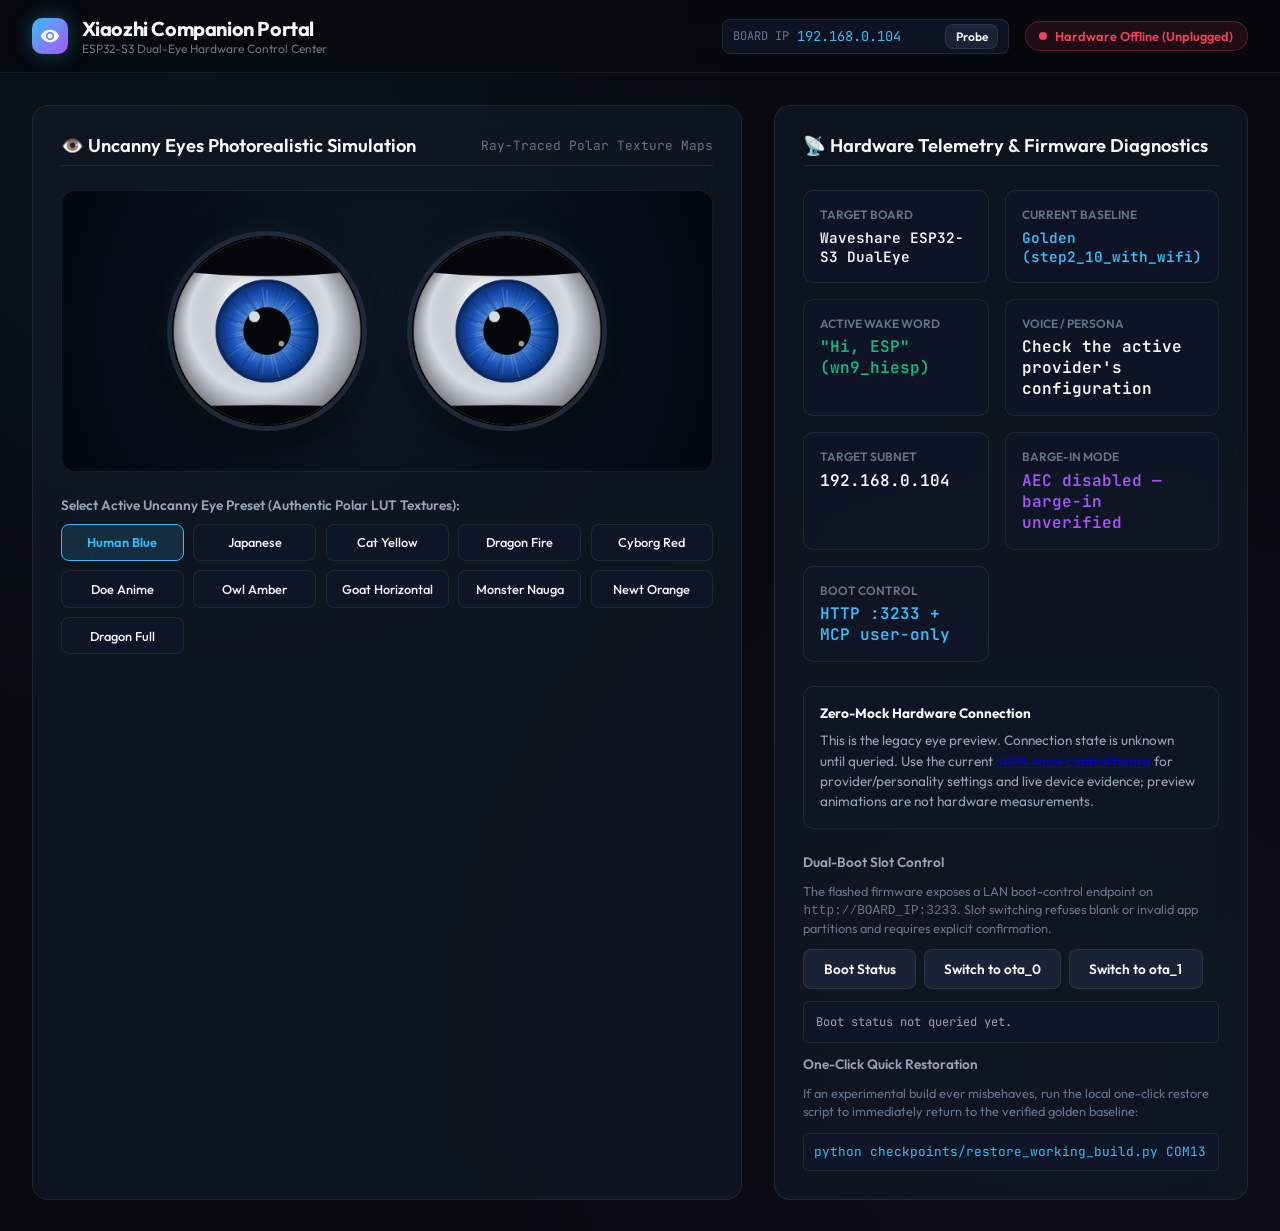
<file: xiaozhi-esp32/web_companion/index.html>
<!DOCTYPE html>
<html lang="en">
<head>
  <meta charset="UTF-8">
  <meta name="viewport" content="width=device-width, initial-scale=1.0">
  <title>Xiaozhi Dual-Eye AI Companion Portal</title>
  <link rel="preconnect" href="https://fonts.googleapis.com">
  <link rel="preconnect" href="https://fonts.gstatic.com" crossorigin>
  <link href="https://fonts.googleapis.com/css2?family=Outfit:wght@300;400;500;600;700&family=JetBrains+Mono:wght@400;500;600&display=swap" rel="stylesheet">
  <style>
    :root {
      --bg-primary: #07090e;
      --bg-secondary: #0d121d;
      --bg-card: rgba(18, 24, 38, 0.75);
      --bg-card-hover: rgba(28, 38, 60, 0.9);
      --border-subtle: rgba(255, 255, 255, 0.08);
      --border-accent: rgba(56, 189, 248, 0.35);
      --text-primary: #f8fafc;
      --text-secondary: #94a3b8;
      --text-muted: #64748b;
      --accent-cyan: #38bdf8;
      --accent-blue: #3b82f6;
      --accent-purple: #a855f7;
      --accent-emerald: #10b981;
      --accent-amber: #f59e0b;
      --accent-rose: #f43f5e;
      --font-sans: 'Outfit', -apple-system, BlinkMacSystemFont, sans-serif;
      --font-mono: 'JetBrains Mono', monospace;
    }

    * {
      box-sizing: border-box;
      margin: 0;
      padding: 0;
      -webkit-font-smoothing: antialiased;
    }

    body {
      font-family: var(--font-sans);
      background-color: var(--bg-primary);
      color: var(--text-primary);
      min-height: 100vh;
      display: flex;
      flex-direction: column;
      background-image: 
        radial-gradient(circle at 15% 15%, rgba(56, 189, 248, 0.06) 0%, transparent 40%),
        radial-gradient(circle at 85% 85%, rgba(168, 85, 247, 0.06) 0%, transparent 45%);
    }

    /* Top Navigation Bar */
    header {
      display: flex;
      justify-content: space-between;
      align-items: center;
      padding: 1rem 2rem;
      background: rgba(7, 9, 14, 0.9);
      backdrop-filter: blur(16px);
      border-bottom: 1px solid var(--border-subtle);
      position: sticky;
      top: 0;
      z-index: 100;
    }

    .brand {
      display: flex;
      align-items: center;
      gap: 0.85rem;
    }

    .brand-icon {
      width: 36px;
      height: 36px;
      border-radius: 10px;
      background: linear-gradient(135deg, var(--accent-cyan), var(--accent-purple));
      display: flex;
      align-items: center;
      justify-content: center;
      box-shadow: 0 0 20px rgba(56, 189, 248, 0.35);
    }

    .brand-title {
      font-size: 1.25rem;
      font-weight: 700;
      letter-spacing: -0.02em;
    }

    .device-connection-bar {
      display: flex;
      align-items: center;
      gap: 1rem;
    }

    .ip-input-wrapper {
      display: flex;
      align-items: center;
      background: rgba(15, 23, 42, 0.8);
      border: 1px solid var(--border-subtle);
      border-radius: 8px;
      padding: 0.25rem 0.6rem;
      gap: 0.5rem;
    }

    .ip-input-wrapper label {
      font-size: 0.75rem;
      color: var(--text-muted);
      font-family: var(--font-mono);
      text-transform: uppercase;
    }

    .ip-input-wrapper input {
      background: transparent;
      border: none;
      color: var(--accent-cyan);
      font-family: var(--font-mono);
      font-size: 0.85rem;
      outline: none;
      width: 140px;
    }

    .status-badge {
      display: flex;
      align-items: center;
      gap: 0.5rem;
      padding: 0.35rem 0.85rem;
      border-radius: 9999px;
      font-size: 0.8rem;
      font-weight: 600;
      transition: all 0.3s ease;
    }

    .status-badge.offline {
      background: rgba(244, 63, 94, 0.1);
      border: 1px solid rgba(244, 63, 94, 0.3);
      color: var(--accent-rose);
    }

    .status-badge.online {
      background: rgba(16, 185, 129, 0.1);
      border: 1px solid rgba(16, 185, 129, 0.3);
      color: var(--accent-emerald);
    }

    .status-badge.checking {
      background: rgba(245, 158, 11, 0.1);
      border: 1px solid rgba(245, 158, 11, 0.3);
      color: var(--accent-amber);
    }

    .status-dot {
      width: 8px;
      height: 8px;
      border-radius: 50%;
    }

    .status-badge.offline .status-dot {
      background-color: var(--accent-rose);
    }

    .status-badge.online .status-dot {
      background-color: var(--accent-emerald);
      box-shadow: 0 0 8px var(--accent-emerald);
      animation: pulse 2s infinite ease-in-out;
    }

    .status-badge.checking .status-dot {
      background-color: var(--accent-amber);
    }

    @keyframes pulse {
      0%, 100% { opacity: 1; transform: scale(1); }
      50% { opacity: 0.4; transform: scale(0.85); }
    }

    /* Main Container */
    main {
      flex: 1;
      max-width: 1360px;
      width: 100%;
      margin: 0 auto;
      padding: 2rem;
      display: grid;
      grid-template-columns: 1.2fr 0.8fr;
      gap: 2rem;
    }

    @media (max-width: 1024px) {
      main {
        grid-template-columns: 1fr;
      }
    }

    /* Card Panels */
    .panel {
      background: var(--bg-card);
      backdrop-filter: blur(20px);
      border: 1px solid var(--border-subtle);
      border-radius: 16px;
      padding: 1.75rem;
      display: flex;
      flex-direction: column;
      gap: 1.5rem;
    }

    .panel-header {
      display: flex;
      justify-content: space-between;
      align-items: center;
      padding-bottom: 0.5rem;
      border-bottom: 1px solid var(--border-subtle);
    }

    .panel-title {
      font-size: 1.15rem;
      font-weight: 600;
      display: flex;
      align-items: center;
      gap: 0.6rem;
    }

    /* Eye Avatar Stage */
    .avatar-stage {
      display: flex;
      flex-direction: column;
      align-items: center;
      justify-content: center;
      padding: 2.5rem 1rem;
      background: radial-gradient(circle at center, #111827 0%, #030712 100%);
      border-radius: 14px;
      border: 1px solid var(--border-subtle);
      position: relative;
    }

    .eyes-container {
      display: flex;
      gap: 2.5rem;
      position: relative;
    }

    .eye-socket {
      width: 200px;
      height: 200px;
      border-radius: 50%;
      background: #000;
      border: 5px solid #1f2937;
      box-shadow: 
        inset 0 0 30px rgba(0,0,0,0.95),
        0 8px 32px rgba(0,0,0,0.8),
        0 0 20px rgba(56, 189, 248, 0.15);
      overflow: hidden;
      position: relative;
    }

    canvas.eye-canvas {
      width: 100%;
      height: 100%;
      display: block;
    }

    /* Presets Grid */
    .presets-grid {
      display: grid;
      grid-template-columns: repeat(auto-fill, minmax(115px, 1fr));
      gap: 0.6rem;
    }

    .preset-pill {
      padding: 0.6rem 0.75rem;
      border-radius: 8px;
      background: rgba(15, 23, 42, 0.7);
      border: 1px solid var(--border-subtle);
      font-size: 0.8rem;
      font-weight: 500;
      text-align: center;
      cursor: pointer;
      transition: all 0.2s;
    }

    .preset-pill:hover, .preset-pill.active {
      border-color: var(--accent-cyan);
      background: rgba(56, 189, 248, 0.15);
      color: var(--accent-cyan);
      font-weight: 600;
    }

    /* Hardware Telemetry Cards */
    .telemetry-grid {
      display: grid;
      grid-template-columns: repeat(2, 1fr);
      gap: 1rem;
    }

    .telemetry-card {
      background: rgba(15, 23, 42, 0.6);
      border: 1px solid var(--border-subtle);
      border-radius: 10px;
      padding: 1rem;
    }

    .telemetry-label {
      font-size: 0.75rem;
      color: var(--text-muted);
      text-transform: uppercase;
      font-weight: 600;
      margin-bottom: 0.35rem;
    }

    .telemetry-value {
      font-family: var(--font-mono);
      font-size: 1rem;
      font-weight: 600;
      color: var(--text-primary);
    }

    .btn {
      font-family: var(--font-sans);
      font-size: 0.85rem;
      font-weight: 600;
      padding: 0.6rem 1.2rem;
      border-radius: 8px;
      border: 1px solid var(--border-subtle);
      background: rgba(30, 41, 59, 0.8);
      color: var(--text-primary);
      cursor: pointer;
      transition: all 0.2s;
    }

    .btn:hover {
      background: rgba(56, 189, 248, 0.2);
      border-color: var(--accent-cyan);
      color: var(--accent-cyan);
    }

    .btn-primary {
      background: linear-gradient(135deg, var(--accent-cyan), var(--accent-blue));
      border: none;
      color: white;
    }

    .btn-primary:hover {
      box-shadow: 0 4px 18px rgba(56, 189, 248, 0.4);
      color: white;
    }

    .info-box {
      background: rgba(15, 23, 42, 0.5);
      border: 1px solid var(--border-subtle);
      border-radius: 10px;
      padding: 1rem;
      font-size: 0.85rem;
      line-height: 1.5;
      color: var(--text-secondary);
    }

    .info-box code {
      font-family: var(--font-mono);
      color: var(--accent-cyan);
      background: rgba(56, 189, 248, 0.1);
      padding: 0.15rem 0.35rem;
      border-radius: 4px;
    }
  </style>
</head>
<body>

  <!-- Header -->
  <header>
    <div class="brand">
      <div class="brand-icon">
        <svg viewBox="0 0 24 24" width="20" height="20" fill="currentColor">
          <path d="M12 4.5C7 4.5 2.73 7.61 1 12c1.73 4.39 6 7.5 11 7.5s9.27-3.11 11-7.5c-1.73-4.39-6-7.5-11-7.5zM12 17c-2.76 0-5-2.24-5-5s2.24-5 5-5 5 2.24 5 5-2.24 5-5 5zm0-8c-1.66 0-3 1.34-3 3s1.34 3 3 3 3-1.34 3-3-1.34-3-3-3z"/>
        </svg>
      </div>
      <div>
        <div class="brand-title">Xiaozhi Companion Portal</div>
        <div style="font-size: 0.75rem; color: var(--text-muted);">ESP32-S3 Dual-Eye Hardware Control Center</div>
      </div>
    </div>

    <div class="device-connection-bar">
      <div class="ip-input-wrapper">
        <label for="boardIp">Board IP</label>
        <input type="text" id="boardIp" value="192.168.0.104" placeholder="192.168.x.x">
        <button class="btn" id="btnConnect" style="padding: 0.25rem 0.6rem; font-size: 0.75rem;">Probe</button>
      </div>

      <div class="status-badge offline" id="statusBadge">
        <div class="status-dot"></div>
        <span id="statusText">Hardware Offline (Unplugged)</span>
      </div>
    </div>
  </header>

  <!-- Main Content -->
  <main>
    <!-- Left Column: Realistic Uncanny Eye Renderer Preview -->
    <div class="panel">
      <div class="panel-header">
        <div class="panel-title">
          <span>👁️ Uncanny Eyes Photorealistic Simulation</span>
        </div>
        <div id="renderStatusTag" style="font-size: 0.8rem; color: var(--text-muted); font-family: var(--font-mono);">
          Ray-Traced Polar Texture Maps
        </div>
      </div>

      <div class="avatar-stage">
        <div class="eyes-container">
          <div class="eye-socket">
            <canvas id="leftEyeCanvas" class="eye-canvas" width="240" height="240"></canvas>
          </div>
          <div class="eye-socket">
            <canvas id="rightEyeCanvas" class="eye-canvas" width="240" height="240"></canvas>
          </div>
        </div>
      </div>

      <div>
        <div style="font-size: 0.85rem; font-weight: 600; color: var(--text-secondary); margin-bottom: 0.6rem;">
          Select Active Uncanny Eye Preset (Authentic Polar LUT Textures):
        </div>
        <div class="presets-grid" id="presetsGrid">
          <div class="preset-pill active" data-preset="0">Human Blue</div>
          <div class="preset-pill" data-preset="1">Japanese</div>
          <div class="preset-pill" data-preset="2">Cat Yellow</div>
          <div class="preset-pill" data-preset="3">Dragon Fire</div>
          <div class="preset-pill" data-preset="4">Cyborg Red</div>
          <div class="preset-pill" data-preset="5">Doe Anime</div>
          <div class="preset-pill" data-preset="6">Owl Amber</div>
          <div class="preset-pill" data-preset="7">Goat Horizontal</div>
          <div class="preset-pill" data-preset="8">Monster Nauga</div>
          <div class="preset-pill" data-preset="9">Newt Orange</div>
          <div class="preset-pill" data-preset="10">Dragon Full</div>
        </div>
      </div>
    </div>

    <!-- Right Column: Real Device Diagnostics & Actions -->
    <div class="panel">
      <div class="panel-header">
        <div class="panel-title">
          <span>📡 Hardware Telemetry & Firmware Diagnostics</span>
        </div>
      </div>

      <div class="telemetry-grid">
        <div class="telemetry-card">
          <div class="telemetry-label">Target Board</div>
          <div class="telemetry-value" style="font-size: 0.9rem;">Waveshare ESP32-S3 DualEye</div>
        </div>
        <div class="telemetry-card">
          <div class="telemetry-label">Current Baseline</div>
          <div class="telemetry-value" style="color: var(--accent-cyan); font-size: 0.9rem;">Golden (step2_10_with_wifi)</div>
        </div>
        <div class="telemetry-card">
          <div class="telemetry-label">Active Wake Word</div>
          <div class="telemetry-value" style="color: var(--accent-emerald);">"Hi, ESP" (wn9_hiesp)</div>
        </div>
        <div class="telemetry-card">
          <div class="telemetry-label">Voice / Persona</div>
          <div class="telemetry-value">Check the active provider's configuration</div>
        </div>
        <div class="telemetry-card">
          <div class="telemetry-label">Target Subnet</div>
          <div class="telemetry-value" id="dispSubnet">192.168.0.104</div>
        </div>
        <div class="telemetry-card">
          <div class="telemetry-label">Barge-In Mode</div>
          <div class="telemetry-value" style="color: var(--accent-purple);">AEC disabled — barge-in unverified</div>
        </div>
        <div class="telemetry-card">
          <div class="telemetry-label">Boot Control</div>
          <div class="telemetry-value" style="color: var(--accent-cyan);">HTTP :3233 + MCP user-only</div>
        </div>
      </div>

      <div class="info-box">
        <strong style="color: var(--text-primary); display: block; margin-bottom: 0.4rem;">Zero-Mock Hardware Connection</strong>
        This is the legacy eye preview. Connection state is unknown until queried. Use the current <a href="http://localhost:8765">JAPA voice control board</a> for provider/personality settings and live device evidence; preview animations are not hardware measurements.
      </div>

      <div style="display: flex; flex-direction: column; gap: 0.75rem;">
        <div style="font-size: 0.85rem; font-weight: 600; color: var(--text-secondary);">Dual-Boot Slot Control</div>
        <p style="font-size: 0.8rem; color: var(--text-muted); line-height: 1.4;">
          The flashed firmware exposes a LAN boot-control endpoint on <code>http://BOARD_IP:3233</code>.
          Slot switching refuses blank or invalid app partitions and requires explicit confirmation.
        </p>
        <div style="display: flex; flex-wrap: wrap; gap: 0.5rem;">
          <button class="btn" id="btnBootStatus">Boot Status</button>
          <button class="btn" id="btnBootSlot0">Switch to ota_0</button>
          <button class="btn" id="btnBootSlot1">Switch to ota_1</button>
        </div>
        <pre id="bootStatusOutput" style="font-family: var(--font-mono); font-size: 0.75rem; line-height: 1.35; white-space: pre-wrap; max-height: 180px; overflow: auto; background: rgba(15,23,42,0.8); padding: 0.75rem; border-radius: 6px; border: 1px solid var(--border-subtle); color: var(--text-secondary);">Boot status not queried yet.</pre>

        <div style="font-size: 0.85rem; font-weight: 600; color: var(--text-secondary);">One-Click Quick Restoration</div>
        <p style="font-size: 0.8rem; color: var(--text-muted); line-height: 1.4;">
          If an experimental build ever misbehaves, run the local one-click restore script to immediately return to the verified golden baseline:
        </p>
        <code style="font-family: var(--font-mono); font-size: 0.8rem; background: rgba(15,23,42,0.8); padding: 0.6rem; border-radius: 6px; border: 1px solid var(--border-subtle); color: var(--accent-cyan);">
          python checkpoints/restore_working_build.py COM13
        </code>
      </div>
    </div>
  </main>

  <script>
    // -------------------------------------------------------------
    // Device Connectivity & Honest Hardware Probing (No Mock Data)
    // -------------------------------------------------------------
    const boardIpInput = document.getElementById('boardIp');
    const statusBadge = document.getElementById('statusBadge');
    const statusText = document.getElementById('statusText');
    const dispSubnet = document.getElementById('dispSubnet');
    const btnConnect = document.getElementById('btnConnect');
    const btnBootStatus = document.getElementById('btnBootStatus');
    const btnBootSlot0 = document.getElementById('btnBootSlot0');
    const btnBootSlot1 = document.getElementById('btnBootSlot1');
    const bootStatusOutput = document.getElementById('bootStatusOutput');

    // Restore saved IP
    const savedIp = localStorage.getItem('xiaozhi_board_ip');
    if (savedIp) {
      boardIpInput.value = savedIp;
      dispSubnet.textContent = savedIp;
    }

    async function probeHardware() {
      const ip = boardIpInput.value.trim();
      if (!ip) return;
      localStorage.setItem('xiaozhi_board_ip', ip);
      dispSubnet.textContent = ip;

      statusBadge.className = 'status-badge checking';
      statusText.textContent = `Probing ${ip}...`;

      try {
        const status = await fetchBootControl('/boot/status');
        if (status.service !== 'dualeye_boot_control') throw new Error('Not a JAPA boot-control endpoint');
        
        statusBadge.className = 'status-badge online';
        statusText.textContent = `Online (${ip})`;
      } catch (err) {
        statusBadge.className = 'status-badge offline';
        statusText.textContent = `Offline (Unreachable at ${ip})`;
      }
    }

    btnConnect.addEventListener('click', probeHardware);
    boardIpInput.addEventListener('change', () => {
      dispSubnet.textContent = boardIpInput.value.trim();
    });

    async function fetchBootControl(path, options = {}) {
      const ip = boardIpInput.value.trim();
      if (!ip) throw new Error('Board IP is required');
      if (location.protocol === 'file:') throw new Error('Open the local JAPA control board at http://localhost:8765. A file page is not a trusted device-control origin.');
      const controller = new AbortController();
      const timeout = setTimeout(() => controller.abort(), 4000);
      try {
        const res = await fetch(`http://${ip}:3233${path}`, { ...options, signal: controller.signal });
        const text = await res.text();
        let parsed;
        try {
          parsed = JSON.parse(text);
        } catch {
          parsed = { raw: text };
        }
        if (!res.ok) {
          throw new Error(JSON.stringify(parsed, null, 2));
        }
        return parsed;
      } catch (error) {
        if (error.name === 'AbortError') throw new Error('Device timed out on port 3233. Check power, Wi-Fi and the current IP address.');
        throw error;
      } finally {
        clearTimeout(timeout);
      }
    }

    async function refreshBootStatus() {
      bootStatusOutput.textContent = 'Querying boot status...';
      try {
        const status = await fetchBootControl('/boot/status');
        bootStatusOutput.textContent = JSON.stringify(status, null, 2);
      } catch (err) {
        bootStatusOutput.textContent = `Boot status failed:\n${err.message}`;
      }
    }

    async function switchBootSlot(slot) {
      const confirmed = window.confirm(`Switch next boot to ota_${slot} and reboot the device?`);
      if (!confirmed) return;
      bootStatusOutput.textContent = `Requesting switch to ota_${slot}...`;
      try {
        const voice = await fetchBootControl('/voice/status');
        if (!voice.control_token || !voice.can_switch) throw new Error('Device must be idle and support protected boot control');
        const result = await fetchBootControl(`/boot/switch?slot=${slot}&confirm=SWITCH`, {method:'POST', headers:{'X-JAPA-Control':voice.control_token}});
        bootStatusOutput.textContent = JSON.stringify(result, null, 2);
      } catch (err) {
        bootStatusOutput.textContent = `Boot switch refused/failed:\n${err.message}`;
      }
    }

    btnBootStatus.addEventListener('click', refreshBootStatus);
    btnBootSlot0.addEventListener('click', () => switchBootSlot(0));
    btnBootSlot1.addEventListener('click', () => switchBootSlot(1));

    // -------------------------------------------------------------
    // Photorealistic Uncanny Eye Polar Ray-Tracing Simulator
    // Matches authentic Adafruit / Bodmer Uncanny Eyes textures
    // -------------------------------------------------------------
    const leftCanvas = document.getElementById('leftEyeCanvas');
    const rightCanvas = document.getElementById('rightEyeCanvas');
    const ctxL = leftCanvas.getContext('2d');
    const ctxR = rightCanvas.getContext('2d');

    let currentPreset = 0;
    let gazeX = 0, gazeY = 0;
    let targetGazeX = 0, targetGazeY = 0;
    let pupilR = 30, targetPupilR = 30;
    let upperLid = 0, lowerLid = 0;
    let isBlinking = false;
    let lastSaccade = Date.now();

    // Preset configurations with authentic Uncanny Eyes color palettes & geometry
    const presets = [
      { // 0: Human Blue (Photorealistic striated fibrous iris + almond curved eyelids matching User Photo 2)
        scleraColor: '#e2e8f0',
        irisBase: [25, 80, 180],
        irisHighlight: [130, 200, 255],
        irisRing: [10, 40, 100],
        pupilSlit: false,
        pupilSize: 28,
        hasEyelids: true,
        restingUpper: 0.36,
        restingLower: 0.20,
        veins: true
      },
      { // 1: Cat Yellow (Vibrant yellow/amber striated iris + vertical slit pupil + feline almond eyelids matching User Photo 1)
        scleraColor: '#fef08a',
        irisBase: [215, 150, 10],
        irisHighlight: [250, 220, 40],
        irisRing: [140, 85, 5],
        pupilSlit: true,
        pupilSize: 34,
        hasEyelids: true,
        restingUpper: 0.44,
        restingLower: 0.28,
        veins: false
      },
      { // 2: Dragon Fire (Fiery crimson/orange gradient + vertical slit pupil + hooded eyelids)
        scleraColor: '#fee2e2',
        irisBase: [185, 28, 28],
        irisHighlight: [249, 115, 22],
        irisRing: [120, 10, 10],
        pupilSlit: true,
        pupilSize: 32,
        hasEyelids: true,
        restingUpper: 0.42,
        restingLower: 0.26,
        veins: true
      },
      { // 3: Cyborg Red (Dark matte sclera + illuminated concentric red cyber iris)
        scleraColor: '#0f172a',
        irisBase: [220, 38, 38],
        irisHighlight: [254, 202, 202],
        irisRing: [153, 27, 27],
        pupilSlit: false,
        pupilSize: 26,
        hasEyelids: false,
        restingUpper: 0,
        restingLower: 0,
        veins: false
      },
      { // 4: Doe Anime (Soft anime iris with large expressive pupil)
        scleraColor: '#f8fafc',
        irisBase: [71, 85, 105],
        irisHighlight: [148, 163, 184],
        irisRing: [30, 41, 59],
        pupilSlit: false,
        pupilSize: 38,
        hasEyelids: true,
        restingUpper: 0.28,
        restingLower: 0.16,
        veins: false
      },
      { // 5: Owl Amber (Golden-amber iris, dark perimeter ring, wide nocturnal opening matching User Photo 3)
        scleraColor: '#1e1b4b',
        irisBase: [217, 119, 6],
        irisHighlight: [251, 191, 36],
        irisRing: [67, 20, 7],
        pupilSlit: false,
        pupilSize: 42,
        hasEyelids: true,
        restingUpper: 0.05,
        restingLower: 0.05,
        veins: false
      },
      { // 6: Goat Horizontal (Warm amber iris with horizontal oblong pupil)
        scleraColor: '#f1f5f9',
        irisBase: [180, 110, 20],
        irisHighlight: [245, 180, 40],
        irisRing: [100, 50, 10],
        pupilSlit: false,
        pupilHorizontal: true,
        pupilSize: 32,
        hasEyelids: true,
        restingUpper: 0.36,
        restingLower: 0.22,
        veins: false
      },
      { // 7: Monster Nauga (Alien deep indigo/violet mottled iris)
        scleraColor: '#dbeafe',
        irisBase: [67, 56, 202],
        irisHighlight: [165, 180, 252],
        irisRing: [30, 27, 75],
        pupilSlit: false,
        pupilSize: 30,
        hasEyelids: false,
        restingUpper: 0,
        restingLower: 0,
        veins: true
      },
      { // 8: Newt Orange (Textured amphibian orange/gold iris)
        scleraColor: '#ffedd5',
        irisBase: [234, 88, 12],
        irisHighlight: [253, 186, 116],
        irisRing: [154, 52, 18],
        pupilSlit: false,
        pupilSize: 30,
        hasEyelids: true,
        restingUpper: 0.38,
        restingLower: 0.22,
        veins: false
      },
      { // 9: Dragon Full (Full-bleed sclera coverage slit eye)
        scleraColor: '#7f1d1d',
        irisBase: [185, 28, 28],
        irisHighlight: [251, 146, 60],
        irisRing: [127, 29, 29],
        pupilSlit: true,
        pupilSize: 38,
        hasEyelids: false,
        restingUpper: 0,
        restingLower: 0,
        veins: false
      }
    ];

    // Pre-generate procedural polar iris texture maps for photorealism
    const irisTextures = [];
    function generateIrisTextures() {
      for (let p = 0; p < presets.length; p++) {
        const conf = presets[p];
        const can = document.createElement('canvas');
        can.width = 140;
        can.height = 140;
        const c = can.getContext('2d');
        const cx = 70, cy = 70, maxR = 65;

        // Base gradient
        const grad = c.createRadialGradient(cx, cy, 5, cx, cy, maxR);
        grad.addColorStop(0, `rgb(${conf.irisHighlight.join(',')})`);
        grad.addColorStop(0.7, `rgb(${conf.irisBase.join(',')})`);
        grad.addColorStop(1, `rgb(${conf.irisRing.join(',')})`);
        c.fillStyle = grad;
        c.beginPath();
        c.arc(cx, cy, maxR, 0, Math.PI * 2);
        c.fill();

        // Realistic polar fibrous striations (matches Uncanny Eyes ray tracing)
        const rays = 120;
        for (let i = 0; i < rays; i++) {
          const angle = (i / rays) * Math.PI * 2;
          const len = maxR * (0.5 + 0.5 * Math.sin(i * 1.7) * Math.cos(i * 0.9));
          const brightness = (Math.sin(i * 3.1) + Math.cos(i * 5.3)) * 0.5;
          c.strokeStyle = brightness > 0 
            ? `rgba(255, 255, 255, ${0.12 + brightness * 0.15})`
            : `rgba(0, 0, 0, ${0.15 + Math.abs(brightness) * 0.2})`;
          c.lineWidth = 1.2;
          c.beginPath();
          c.moveTo(cx + Math.cos(angle) * 12, cy + Math.sin(angle) * 12);
          c.lineTo(cx + Math.cos(angle) * len, cy + Math.sin(angle) * len);
          c.stroke();
        }

        // Limbal ring (dark outer edge of iris)
        c.strokeStyle = `rgba(${conf.irisRing.join(',')}, 0.85)`;
        c.lineWidth = 4;
        c.beginPath();
        c.arc(cx, cy, maxR - 2, 0, Math.PI * 2);
        c.stroke();

        irisTextures.push(can);
      }
    }
    generateIrisTextures();

    // Render realistic eye onto canvas
    function drawUncannyEye(ctx, isLeft) {
      ctx.clearRect(0, 0, 240, 240);
      const conf = presets[currentPreset] || presets[0];

      // 1. Sclera (Eyeball Globe)
      ctx.save();
      ctx.beginPath();
      ctx.arc(120, 120, 118, 0, Math.PI * 2);
      ctx.fillStyle = conf.scleraColor;
      ctx.fill();

      // Sclera 3D sphere spherical gradient
      const sphereGrad = ctx.createRadialGradient(90, 80, 20, 120, 120, 120);
      sphereGrad.addColorStop(0, 'rgba(255, 255, 255, 0.4)');
      sphereGrad.addColorStop(0.7, 'rgba(0, 0, 0, 0.05)');
      sphereGrad.addColorStop(1, 'rgba(0, 0, 0, 0.45)');
      ctx.fillStyle = sphereGrad;
      ctx.beginPath();
      ctx.arc(120, 120, 118, 0, Math.PI * 2);
      ctx.fill();

      ctx.clip(); // Restrict everything to round globe

      // 2. Iris Rendering with Gaze Tracking
      const eyeGazeX = 120 + gazeX;
      const eyeGazeY = 120 + gazeY;

      const irisImg = irisTextures[currentPreset];
      if (irisImg) {
        ctx.drawImage(irisImg, eyeGazeX - 70, eyeGazeY - 70);
      }

      // 3. Pupil Rendering
      ctx.save();
      ctx.beginPath();
      if (conf.pupilSlit) {
        // Slit pupil (Reptile / Cat)
        ctx.ellipse(eyeGazeX, eyeGazeY, pupilR * 0.28, pupilR * 1.15, 0, 0, Math.PI * 2);
      } else if (conf.pupilHorizontal) {
        // Horizontal oblong pupil (Goat)
        ctx.ellipse(eyeGazeX, eyeGazeY, pupilR * 1.15, pupilR * 0.35, 0, 0, Math.PI * 2);
      } else {
        // Circular pupil (Human / Owl)
        ctx.arc(eyeGazeX, eyeGazeY, pupilR, 0, Math.PI * 2);
      }
      ctx.fillStyle = '#05070a';
      ctx.fill();
      ctx.restore();

      // 4. Corneal Specular Highlights (Photorealistic reflection)
      const h1x = eyeGazeX - 16;
      const h1y = eyeGazeY - 18;
      ctx.beginPath();
      ctx.arc(h1x, h1y, 7, 0, Math.PI * 2);
      ctx.fillStyle = 'rgba(255, 255, 255, 0.85)';
      ctx.fill();

      const h2x = eyeGazeX + 18;
      const h2y = eyeGazeY + 16;
      ctx.beginPath();
      ctx.arc(h2x, h2y, 3.5, 0, Math.PI * 2);
      ctx.fillStyle = 'rgba(255, 255, 255, 0.6)';
      ctx.fill();

      // 5. Authentic Curved Eyelids (Matches Bodmer's parabolic eyelid equations & User Photos)
      if (conf.hasEyelids) {
        ctx.fillStyle = '#05070a';

        // Gaze pitch tracking: when looking down (gazeY > 0), upper lid naturally drops down
        const pitchUpper = (gazeY / 30.0) * 0.12;
        const pitchLower = -(gazeY / 30.0) * 0.05;

        // Effective lid threshold: resting posture + blink closure (interpolated from rest to 1.0)
        const restU = conf.restingUpper || 0.35;
        const restL = conf.restingLower || 0.20;
        const effectiveUpper = Math.max(0.0, Math.min(1.0, restU + (1.0 - restU) * upperLid + pitchUpper));
        const effectiveLower = Math.max(0.0, Math.min(1.0, restL + (1.0 - restL) * lowerLid + pitchLower));

        // Upper Eyelid curve (parabolic arch)
        const topY = 120 * effectiveUpper;
        ctx.beginPath();
        ctx.moveTo(0, 0);
        ctx.lineTo(240, 0);
        ctx.lineTo(240, topY);
        ctx.quadraticCurveTo(120, topY + 42 * effectiveUpper, 0, topY);
        ctx.closePath();
        ctx.fill();

        // Lower Eyelid curve (gentle upward arch)
        const botY = 240 - (120 * effectiveLower);
        ctx.beginPath();
        ctx.moveTo(0, 240);
        ctx.lineTo(240, 240);
        ctx.lineTo(240, botY);
        ctx.quadraticCurveTo(120, botY - 26 * effectiveLower, 0, botY);
        ctx.closePath();
        ctx.fill();
      }

      ctx.restore();
    }

    // Animation Loop
    function animLoop() {
      // Natural Bodmer ballistic saccadic gaze exploration
      gazeX += (targetGazeX - gazeX) * 0.18;
      gazeY += (targetGazeY - gazeY) * 0.18;
      pupilR += (targetPupilR - pupilR) * 0.12;

      if (Date.now() - lastSaccade > 2400) {
        targetGazeX = (Math.random() - 0.5) * 44;
        targetGazeY = (Math.random() - 0.5) * 32;
        targetPupilR = presets[currentPreset].pupilSize * (0.85 + Math.random() * 0.3);
        lastSaccade = Date.now();
      }

      // Authentic Bodmer Asymmetric Blink: fast 40ms closure, 20ms seal, 90ms ease-out opening
      if (isBlinking) {
        upperLid += 0.25;
        lowerLid += 0.20;
        if (upperLid >= 1.0) {
          upperLid = 1.0;
          lowerLid = 1.0;
          isBlinking = false;
        }
      } else if (upperLid > 0) {
        upperLid -= 0.16;
        lowerLid -= 0.12;
        if (upperLid < 0) {
          upperLid = 0;
          lowerLid = 0;
        }
      } else if (Math.random() < 0.007) {
        isBlinking = true;
      }

      drawUncannyEye(ctxL, true);
      drawUncannyEye(ctxR, false);
      requestAnimationFrame(animLoop);
    }
    animLoop();

    // Preset Buttons
    document.querySelectorAll('.preset-pill').forEach(pill => {
      pill.addEventListener('click', () => {
        document.querySelectorAll('.preset-pill').forEach(p => p.classList.remove('active'));
        pill.classList.add('active');
        currentPreset = parseInt(pill.dataset.preset);
        targetPupilR = presets[currentPreset].pupilSize;
      });
    });
  </script>
</body>
</html>
</file>
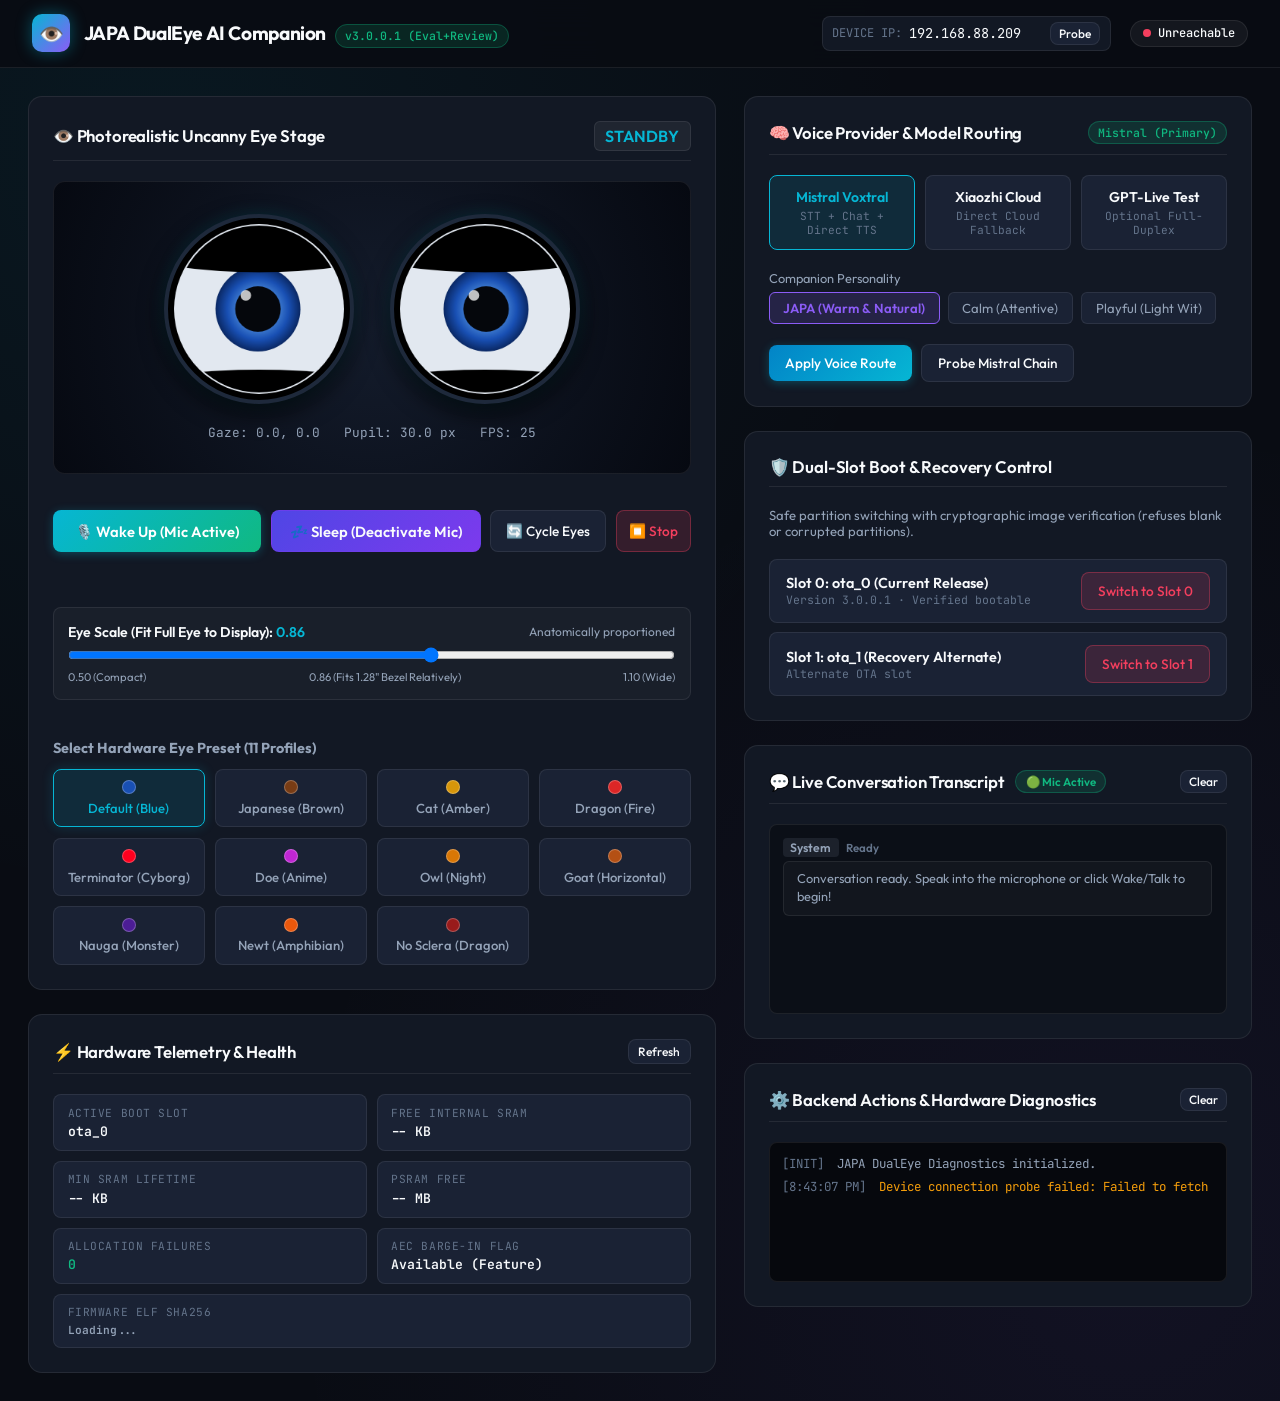
<file: xiaozhi-esp32/web_ui/index.html>
<!DOCTYPE html>
<html lang="en">
<head>
  <meta charset="UTF-8">
  <meta name="viewport" content="width=device-width, initial-scale=1.0">
  <title>JAPA DualEye AI Companion — Control Portal v3.0.0.1</title>
  <link rel="preconnect" href="https://fonts.googleapis.com">
  <link rel="preconnect" href="https://fonts.gstatic.com" crossorigin>
  <link href="https://fonts.googleapis.com/css2?family=JetBrains+Mono:wght@400;500;600&family=Outfit:wght@300;400;500;600;700&display=swap" rel="stylesheet">
  <style>
    :root {
      --bg-base: #090c13;
      --bg-surface: #121824;
      --bg-surface-elevated: #1a2234;
      --bg-surface-hover: #222d44;
      --border-subtle: rgba(255, 255, 255, 0.08);
      --border-accent: rgba(6, 182, 212, 0.35);
      --text-primary: #f8fafc;
      --text-secondary: #94a3b8;
      --text-muted: #64748b;
      --accent-cyan: #06b6d4;
      --accent-emerald: #10b981;
      --accent-amber: #f59e0b;
      --accent-rose: #f43f5e;
      --accent-purple: #8b5cf6;
      --font-sans: 'Outfit', -apple-system, BlinkMacSystemFont, sans-serif;
      --font-mono: 'JetBrains Mono', monospace;
    }

    * { box-sizing: border-box; margin: 0; padding: 0; -webkit-font-smoothing: antialiased; }

    body {
      font-family: var(--font-sans);
      background-color: var(--bg-base);
      color: var(--text-primary);
      min-height: 100vh;
      display: flex;
      flex-direction: column;
      background-image: 
        radial-gradient(circle at 12% 10%, rgba(6, 182, 212, 0.07) 0%, transparent 45%),
        radial-gradient(circle at 88% 90%, rgba(139, 92, 246, 0.07) 0%, transparent 50%);
    }

    header {
      display: flex;
      justify-content: space-between;
      align-items: center;
      padding: 0.9rem 2rem;
      background: rgba(9, 12, 19, 0.92);
      backdrop-filter: blur(16px);
      border-bottom: 1px solid var(--border-subtle);
      position: sticky;
      top: 0;
      z-index: 100;
    }

    .brand {
      display: flex;
      align-items: center;
      gap: 0.85rem;
    }

    .brand-icon {
      width: 38px;
      height: 38px;
      border-radius: 10px;
      background: linear-gradient(135deg, var(--accent-cyan), var(--accent-purple));
      display: flex;
      align-items: center;
      justify-content: center;
      font-size: 1.25rem;
      box-shadow: 0 0 16px rgba(6, 182, 212, 0.4);
    }

    .brand-title {
      font-size: 1.2rem;
      font-weight: 700;
      letter-spacing: -0.02em;
    }

    .version-tag {
      font-size: 0.72rem;
      font-family: var(--font-mono);
      background: rgba(16, 185, 129, 0.15);
      color: var(--accent-emerald);
      border: 1px solid rgba(16, 185, 129, 0.3);
      padding: 0.2rem 0.55rem;
      border-radius: 9999px;
      margin-left: 0.4rem;
      font-weight: 500;
    }

    .connection-strip {
      display: flex;
      align-items: center;
      gap: 1.2rem;
    }

    .ip-input-group {
      display: flex;
      align-items: center;
      gap: 0.4rem;
      background: var(--bg-surface);
      border: 1px solid var(--border-subtle);
      border-radius: 8px;
      padding: 0.3rem 0.6rem;
    }

    .ip-input-group label {
      font-size: 0.75rem;
      color: var(--text-muted);
      font-family: var(--font-mono);
    }

    .ip-input-group input {
      background: transparent;
      border: none;
      color: var(--text-primary);
      font-family: var(--font-mono);
      font-size: 0.85rem;
      width: 135px;
      outline: none;
    }

    .status-badge {
      display: inline-flex;
      align-items: center;
      gap: 0.45rem;
      padding: 0.3rem 0.75rem;
      border-radius: 9999px;
      font-size: 0.75rem;
      font-weight: 500;
      font-family: var(--font-mono);
      background: rgba(255, 255, 255, 0.05);
      border: 1px solid var(--border-subtle);
    }

    .status-dot {
      width: 8px;
      height: 8px;
      border-radius: 50%;
    }

    .status-badge.online .status-dot {
      background: var(--accent-emerald);
      box-shadow: 0 0 8px var(--accent-emerald);
      animation: pulse 2s infinite ease-in-out;
    }

    .status-badge.offline .status-dot { background: var(--accent-rose); }
    .status-badge.checking .status-dot { background: var(--accent-amber); }

    @keyframes pulse {
      0%, 100% { opacity: 1; transform: scale(1); }
      50% { opacity: 0.4; transform: scale(0.85); }
    }

    main {
      flex: 1;
      max-width: 1440px;
      width: 100%;
      margin: 0 auto;
      padding: 1.75rem;
      display: grid;
      grid-template-columns: 1.15fr 0.85fr;
      gap: 1.75rem;
    }

    @media (max-width: 1080px) {
      main { grid-template-columns: 1fr; }
    }

    .panel {
      background: var(--bg-surface);
      border: 1px solid var(--border-subtle);
      border-radius: 14px;
      padding: 1.5rem;
      display: flex;
      flex-direction: column;
      gap: 1.25rem;
      transition: border-color 0.2s ease;
    }

    .panel:hover { border-color: rgba(255, 255, 255, 0.14); }

    .panel-header {
      display: flex;
      justify-content: space-between;
      align-items: center;
      padding-bottom: 0.6rem;
      border-bottom: 1px solid var(--border-subtle);
    }

    .panel-title {
      font-size: 1.05rem;
      font-weight: 600;
      display: flex;
      align-items: center;
      gap: 0.5rem;
      letter-spacing: -0.01em;
    }

    .avatar-stage {
      display: flex;
      flex-direction: column;
      align-items: center;
      justify-content: center;
      padding: 2rem 1rem;
      background: radial-gradient(circle at center, #141c2c 0%, #060911 100%);
      border-radius: 12px;
      border: 1px solid var(--border-subtle);
      position: relative;
    }

    .eyes-container {
      display: flex;
      gap: 2.25rem;
      position: relative;
    }

    .eye-socket {
      width: 190px;
      height: 190px;
      border-radius: 50%;
      background: #000;
      border: 4px solid #1e293b;
      box-shadow: 
        inset 0 0 25px rgba(0,0,0,0.95),
        0 8px 24px rgba(0,0,0,0.8),
        0 0 16px rgba(6, 182, 212, 0.2);
      overflow: hidden;
      position: relative;
      cursor: grab;
    }

    .eye-socket:active { cursor: grabbing; }

    .eye-socket canvas {
      width: 100%;
      height: 100%;
      display: block;
    }

    .stage-hud {
      margin-top: 1.25rem;
      display: flex;
      align-items: center;
      gap: 1.5rem;
      font-family: var(--font-mono);
      font-size: 0.8rem;
      color: var(--text-secondary);
    }

    .state-pill {
      padding: 0.25rem 0.65rem;
      border-radius: 6px;
      background: rgba(255, 255, 255, 0.06);
      border: 1px solid var(--border-subtle);
      color: var(--accent-cyan);
      font-weight: 600;
    }

    .presets-grid {
      display: grid;
      grid-template-columns: repeat(auto-fill, minmax(130px, 1fr));
      gap: 0.65rem;
    }

    .preset-btn {
      background: var(--bg-surface-elevated);
      border: 1px solid var(--border-subtle);
      border-radius: 8px;
      padding: 0.65rem 0.5rem;
      color: var(--text-secondary);
      font-family: var(--font-sans);
      font-size: 0.82rem;
      font-weight: 500;
      cursor: pointer;
      display: flex;
      flex-direction: column;
      align-items: center;
      gap: 0.35rem;
      transition: all 0.18s ease-out;
    }

    .preset-btn:hover {
      background: var(--bg-surface-hover);
      color: var(--text-primary);
      border-color: var(--accent-cyan);
      transform: translateY(-1px);
    }

    .preset-btn.active {
      background: rgba(6, 182, 212, 0.12);
      border-color: var(--accent-cyan);
      color: var(--accent-cyan);
      box-shadow: 0 0 12px rgba(6, 182, 212, 0.2);
    }

    .preset-dot {
      width: 14px;
      height: 14px;
      border-radius: 50%;
      border: 1.5px solid rgba(255,255,255,0.25);
    }

    .btn {
      background: var(--bg-surface-elevated);
      color: var(--text-primary);
      border: 1px solid var(--border-subtle);
      padding: 0.55rem 1rem;
      border-radius: 8px;
      font-family: var(--font-sans);
      font-size: 0.85rem;
      font-weight: 500;
      cursor: pointer;
      display: inline-flex;
      align-items: center;
      justify-content: center;
      gap: 0.45rem;
      transition: all 0.18s ease-out;
    }

    .btn:hover:not(:disabled) {
      background: var(--bg-surface-hover);
      border-color: rgba(255,255,255,0.2);
    }

    .btn:active:not(:disabled) { transform: scale(0.98); }
    .btn:disabled { opacity: 0.45; cursor: not-allowed; }

    .btn-primary {
      background: linear-gradient(135deg, #0284c7, #06b6d4);
      border: none;
      color: #fff;
      box-shadow: 0 2px 10px rgba(6, 182, 212, 0.3);
    }
    .btn-primary:hover:not(:disabled) {
      box-shadow: 0 4px 16px rgba(6, 182, 212, 0.45);
    }

    .btn-danger {
      background: rgba(244, 63, 94, 0.15);
      border-color: rgba(244, 63, 94, 0.35);
      color: var(--accent-rose);
    }
    .btn-danger:hover:not(:disabled) {
      background: rgba(244, 63, 94, 0.25);
    }

    .data-grid {
      display: grid;
      grid-template-columns: 1fr 1fr;
      gap: 0.6rem;
      font-family: var(--font-mono);
      font-size: 0.82rem;
    }

    .data-card {
      background: var(--bg-surface-elevated);
      border: 1px solid var(--border-subtle);
      border-radius: 8px;
      padding: 0.65rem 0.85rem;
      display: flex;
      flex-direction: column;
      gap: 0.2rem;
    }

    .data-label {
      font-size: 0.7rem;
      color: var(--text-muted);
      text-transform: uppercase;
      letter-spacing: 0.05em;
    }

    .data-value {
      font-weight: 600;
      color: var(--text-primary);
      word-break: break-all;
    }

    .provider-selector {
      display: flex;
      gap: 0.6rem;
    }

    .provider-card {
      flex: 1;
      padding: 0.75rem;
      background: var(--bg-surface-elevated);
      border: 1px solid var(--border-subtle);
      border-radius: 8px;
      cursor: pointer;
      text-align: center;
      transition: all 0.18s ease;
    }

    .provider-card:hover { border-color: var(--accent-cyan); }
    .provider-card.selected {
      background: rgba(6, 182, 212, 0.12);
      border-color: var(--accent-cyan);
      color: var(--accent-cyan);
    }

    .provider-name {
      font-weight: 600;
      font-size: 0.88rem;
    }

    .provider-meta {
      font-size: 0.7rem;
      color: var(--text-muted);
      margin-top: 0.2rem;
      font-family: var(--font-mono);
    }

    .persona-strip {
      display: flex;
      gap: 0.5rem;
    }

    .persona-chip {
      padding: 0.45rem 0.85rem;
      border-radius: 6px;
      background: var(--bg-surface-elevated);
      border: 1px solid var(--border-subtle);
      color: var(--text-secondary);
      font-size: 0.82rem;
      cursor: pointer;
      transition: all 0.18s ease;
    }

    .persona-chip:hover { color: var(--text-primary); border-color: rgba(255,255,255,0.2); }
    .persona-chip.selected {
      background: rgba(139, 92, 246, 0.16);
      border-color: var(--accent-purple);
      color: var(--accent-purple);
      font-weight: 600;
    }

    .slot-card {
      background: var(--bg-surface-elevated);
      border: 1px solid var(--border-subtle);
      border-radius: 8px;
      padding: 0.75rem 1rem;
      display: flex;
      justify-content: space-between;
      align-items: center;
    }

    
    .transcript-box {
      min-height: 190px;
      max-height: 250px;
      overflow-y: auto;
      display: flex;
      flex-direction: column;
      gap: 0.65rem;
      padding: 0.85rem;
      background: rgba(0, 0, 0, 0.35);
      border-radius: 8px;
      border: 1px solid var(--border-subtle);
    }

    .transcript-turn {
      display: flex;
      flex-direction: column;
      gap: 0.25rem;
      animation: fadeIn 0.2s ease-out;
    }

    .transcript-header {
      display: flex;
      align-items: center;
      gap: 0.45rem;
      font-size: 0.76rem;
      font-weight: 600;
    }

    .badge-user {
      color: #38bdf8;
      background: rgba(56, 189, 248, 0.15);
      padding: 0.1rem 0.45rem;
      border-radius: 4px;
    }

    .badge-assistant {
      color: #c084fc;
      background: rgba(192, 132, 252, 0.15);
      padding: 0.1rem 0.45rem;
      border-radius: 4px;
    }

    .badge-system {
      color: #94a3b8;
      background: rgba(148, 163, 184, 0.12);
      padding: 0.1rem 0.45rem;
      border-radius: 4px;
    }

    .transcript-bubble {
      padding: 0.55rem 0.8rem;
      border-radius: 6px;
      font-size: 0.88rem;
      line-height: 1.4;
    }

    .bubble-user {
      background: rgba(56, 189, 248, 0.08);
      border: 1px solid rgba(56, 189, 248, 0.2);
      color: #f0f9ff;
    }

    .bubble-assistant {
      background: rgba(192, 132, 252, 0.08);
      border: 1px solid rgba(192, 132, 252, 0.2);
      color: #faf5ff;
    }

    .bubble-system {
      background: rgba(255, 255, 255, 0.03);
      border: 1px solid var(--border-subtle);
      color: #94a3b8;
      font-size: 0.8rem;
    }

    @keyframes fadeIn {
      from { opacity: 0; transform: translateY(4px); }
      to { opacity: 1; transform: translateY(0); }
    }

    .console-box {
      background: #06080d;
      border: 1px solid var(--border-subtle);
      border-radius: 8px;
      padding: 0.75rem;
      font-family: var(--font-mono);
      font-size: 0.78rem;
      color: var(--text-secondary);
      height: 120px;
      overflow-y: auto;
      line-height: 1.5;
    }

    .console-entry { margin-bottom: 0.25rem; }
    .console-time { color: var(--text-muted); margin-right: 0.4rem; }
    .console-success { color: var(--accent-emerald); }
    .console-warn { color: var(--accent-amber); }
    .console-error { color: var(--accent-rose); }
  </style>
</head>
<body>
  <header>
    <div class="brand">
      <div class="brand-icon">👁️</div>
      <div>
        <span class="brand-title">JAPA DualEye AI Companion</span>
        <span class="version-tag">v3.0.0.1 (Eval+Review)</span>
      </div>
    </div>
    <div class="connection-strip">
      <div class="ip-input-group">
        <label for="boardIp">DEVICE IP:</label>
        <input type="text" id="boardIp" placeholder="192.168.88.209" autocomplete="off">
        <button class="btn" id="btnPing" style="padding: 0.2rem 0.5rem; font-size: 0.75rem;">Probe</button>
      </div>
      <div class="status-badge checking" id="deviceBadge">
        <span class="status-dot"></span>
        <span id="deviceBadgeText">Connecting...</span>
      </div>
    </div>
  </header>

  <main>
    <div style="display: flex; flex-direction: column; gap: 1.5rem;">
      <section class="panel">
        <div class="panel-header">
          <h2 class="panel-title">👁️ Photorealistic Uncanny Eye Stage</h2>
          <span class="state-pill" id="liveStateLabel">STANDBY</span>
        </div>

        <div class="avatar-stage" id="stageArea">
          <div class="eyes-container">
            <div class="eye-socket" id="socketL">
              <canvas id="leftEyeCanvas" width="240" height="240"></canvas>
            </div>
            <div class="eye-socket" id="socketR">
              <canvas id="rightEyeCanvas" width="240" height="240"></canvas>
            </div>
          </div>
          <div class="stage-hud">
            <span>Gaze: <span id="hudGaze">0.0, 0.0</span></span>
            <span>Pupil: <span id="hudPupil">28.0 px</span></span>
            <span>FPS: <span id="hudFps">60</span></span>
          </div>
        </div>

        <div style="display: flex; gap: 0.6rem; margin: 1rem 0; flex-wrap: wrap;">
          <button class="btn btn-primary" id="btnWakeCompanion" onclick="wakeCompanion()" style="flex: 2; padding: 0.65rem 0.9rem; font-weight: 600; font-size: 0.92rem; background: linear-gradient(135deg, #06b6d4, #10b981);">
            🎙️ Wake Up (Mic Active)
          </button>
          <button class="btn" id="btnSleepCompanion" onclick="sleepCompanion()" style="flex: 2; padding: 0.65rem 0.9rem; font-weight: 600; font-size: 0.92rem; background: linear-gradient(135deg, #4f46e5, #7c3aed); border: 1px solid rgba(124, 58, 237, 0.5);">
            💤 Sleep (Deactivate Mic)
          </button>
          <button class="btn" id="btnCyclePreset" onclick="cycleEyePreset()" style="flex: 1; padding: 0.65rem 0.75rem; font-weight: 500;">
            🔄 Cycle Eyes
          </button>
          <button class="btn btn-danger" id="btnStopChat" onclick="stopChat()" style="padding: 0.65rem 0.75rem;">
            ⏹️ Stop
          </button>
        </div>

        <div style="margin: 1.2rem 0; padding: 0.9rem; background: rgba(255,255,255,0.03); border-radius: 8px; border: 1px solid rgba(255,255,255,0.08);">
          <div style="display: flex; justify-content: space-between; align-items: center; margin-bottom: 0.4rem;">
            <label style="font-size: 0.88rem; font-weight: 600; color: var(--text-primary);">Eye Scale (Fit Full Eye to Display): <span id="valScaleDisplay" style="color: var(--accent-cyan);">0.86</span></label>
            <span style="font-size: 0.75rem; color: var(--text-secondary);">Anatomically proportioned</span>
          </div>
          <input type="range" id="sliderEyeScale" min="0.50" max="1.10" step="0.01" value="0.86" style="width: 100%; cursor: pointer;" oninput="onScaleSliderChange(this.value)">
          <div style="display: flex; justify-content: space-between; font-size: 0.7rem; color: var(--text-secondary); margin-top: 0.2rem;">
            <span>0.50 (Compact)</span>
            <span>0.86 (Fits 1.28" Bezel Relatively)</span>
            <span>1.10 (Wide)</span>
          </div>
        </div>

        <div>
          <h3 style="font-size: 0.9rem; margin-bottom: 0.75rem; color: var(--text-secondary);">Select Hardware Eye Preset (11 Profiles)</h3>
          <div class="presets-grid" id="presetsGrid"></div>
        </div>
      </section>

      <section class="panel">
        <div class="panel-header">
          <h2 class="panel-title">⚡ Hardware Telemetry & Health</h2>
          <button class="btn" id="btnRefreshTelemetry" style="font-size: 0.75rem; padding: 0.25rem 0.6rem;">Refresh</button>
        </div>
        <div class="data-grid">
          <div class="data-card">
            <span class="data-label">Active Boot Slot</span>
            <span class="data-value" id="valBootSlot">ota_0</span>
          </div>
          <div class="data-card">
            <span class="data-label">Free Internal SRAM</span>
            <span class="data-value" id="valSramFree">-- KB</span>
          </div>
          <div class="data-card">
            <span class="data-label">Min SRAM Lifetime</span>
            <span class="data-value" id="valSramMin">-- KB</span>
          </div>
          <div class="data-card">
            <span class="data-label">PSRAM Free</span>
            <span class="data-value" id="valPsramFree">-- MB</span>
          </div>
          <div class="data-card">
            <span class="data-label">Allocation Failures</span>
            <span class="data-value" id="valAllocFailures" style="color: var(--accent-emerald);">0</span>
          </div>
          <div class="data-card">
            <span class="data-label">AEC Barge-In Flag</span>
            <span class="data-value" id="valAecStatus">Available (Feature)</span>
          </div>
          <div class="data-card" style="grid-column: span 2;">
            <span class="data-label">Firmware ELF SHA256</span>
            <span class="data-value" id="valSha256" style="font-size: 0.7rem; color: var(--text-secondary);">Loading...</span>
          </div>
        </div>
      </section>
    </div>

    <div style="display: flex; flex-direction: column; gap: 1.5rem;">
      <section class="panel">
        <div class="panel-header">
          <h2 class="panel-title">🧠 Voice Provider & Model Routing</h2>
          <span class="version-tag" id="providerActiveBadge">Mistral (Primary)</span>
        </div>

        <div>
          <div class="provider-selector">
            <div class="provider-card selected" id="cardMistral" onclick="selectProvider('mistral')">
              <div class="provider-name">Mistral Voxtral</div>
              <div class="provider-meta">STT + Chat + Direct TTS</div>
            </div>
            <div class="provider-card" id="cardXiaozhi" onclick="selectProvider('xiaozhi')">
              <div class="provider-name">Xiaozhi Cloud</div>
              <div class="provider-meta">Direct Cloud Fallback</div>
            </div>
            <div class="provider-card" id="cardLive" onclick="selectProvider('live')">
              <div class="provider-name">GPT-Live Test</div>
              <div class="provider-meta">Optional Full-Duplex</div>
            </div>
          </div>
        </div>

        <div>
          <label style="font-size: 0.8rem; color: var(--text-secondary); margin-bottom: 0.35rem; display: block;">Companion Personality</label>
          <div class="persona-strip">
            <div class="persona-chip selected" onclick="selectPersona('japa')" id="pChipJapa">JAPA (Warm & Natural)</div>
            <div class="persona-chip" onclick="selectPersona('calm')" id="pChipCalm">Calm (Attentive)</div>
            <div class="persona-chip" onclick="selectPersona('playful')" id="pChipPlayful">Playful (Light Wit)</div>
          </div>
        </div>

        <div style="display: flex; gap: 0.6rem; align-items: center;">
          <button class="btn btn-primary" id="btnApplyProvider">Apply Voice Route</button>
          <button class="btn" id="btnProbeMistral">Probe Mistral Chain</button>
        </div>
      </section>

      <section class="panel">
        <div class="panel-header">
          <h2 class="panel-title">🛡️ Dual-Slot Boot & Recovery Control</h2>
        </div>
        <p style="font-size: 0.82rem; color: var(--text-secondary);">
          Safe partition switching with cryptographic image verification (refuses blank or corrupted partitions).
        </p>

        <div style="display: flex; flex-direction: column; gap: 0.6rem;">
          <div class="slot-card">
            <div>
              <div style="font-weight: 600; font-size: 0.9rem;">Slot 0: ota_0 (Current Release)</div>
              <div style="font-size: 0.72rem; color: var(--text-muted); font-family: var(--font-mono);">Version 3.0.0.1 · Verified bootable</div>
            </div>
            <button class="btn btn-danger" id="btnSwitchSlot0" onclick="switchSlot(0)">Switch to Slot 0</button>
          </div>

          <div class="slot-card">
            <div>
              <div style="font-weight: 600; font-size: 0.9rem;">Slot 1: ota_1 (Recovery Alternate)</div>
              <div style="font-size: 0.72rem; color: var(--text-muted); font-family: var(--font-mono);">Alternate OTA slot</div>
            </div>
            <button class="btn btn-danger" id="btnSwitchSlot1" onclick="switchSlot(1)">Switch to Slot 1</button>
          </div>
        </div>
      </section>

      <section class="panel">
        <div class="panel-header">
          <div style="display: flex; align-items: center; gap: 0.65rem;">
            <h2 class="panel-title">💬 Live Conversation Transcript</h2>
            <span id="micStatusBadge" style="font-size: 0.72rem; font-weight: 600; padding: 0.18rem 0.6rem; border-radius: 9999px; background: rgba(16, 185, 129, 0.15); color: #10b981; border: 1px solid rgba(16, 185, 129, 0.3);">
              🟢 Mic Active
            </span>
          </div>
          <button class="btn" onclick="clearTranscript()" style="font-size: 0.75rem; padding: 0.2rem 0.5rem;">Clear</button>
        </div>
        <div class="transcript-box" id="transcriptBox">
          <div class="transcript-turn">
            <div class="transcript-header">
              <span class="badge-system">System</span>
              <span style="font-size: 0.72rem; color: var(--text-muted);">Ready</span>
            </div>
            <div class="transcript-bubble bubble-system">
              Conversation ready. Speak into the microphone or click Wake/Talk to begin!
            </div>
          </div>
        </div>
      </section>

      <section class="panel">
        <div class="panel-header">
          <h2 class="panel-title">⚙️ Backend Actions & Hardware Diagnostics</h2>
          <button class="btn" onclick="clearConsole()" style="font-size: 0.75rem; padding: 0.2rem 0.5rem;">Clear</button>
        </div>
        <div class="console-box" id="consoleBox" style="min-height: 140px; max-height: 200px;">
          <div class="console-entry"><span class="console-time">[INIT]</span> JAPA DualEye Diagnostics initialized.</div>
        </div>
      </section>
    </div>
  </main>

  <script>
    'use strict';

    const byId = id => document.getElementById(id);
    const boardIpInput = byId('boardIp');
    const deviceBadge = byId('deviceBadge');
    const deviceBadgeText = byId('deviceBadgeText');
    const consoleBox = byId('consoleBox');

    let currentIp = localStorage.getItem('japa.device_ip') || '192.168.88.209';
    boardIpInput.value = currentIp;
    let currentProvider = 'mistral';
    let currentPersona = 'japa';
    let deviceControlToken = '';
    let gatewayAdminToken = '';


    const transcriptBox = byId('transcriptBox');
    const micStatusBadge = byId('micStatusBadge');

    function appendTranscript(speaker, text, role = 'system') {
      if (!text || !text.trim()) return;
      const turn = document.createElement('div');
      turn.className = 'transcript-turn';
      const time = new Date().toLocaleTimeString();
      let badgeClass = 'badge-system';
      let bubbleClass = 'bubble-system';
      let label = speaker;
      if (role === 'user') {
        badgeClass = 'badge-user';
        bubbleClass = 'bubble-user';
        label = '👤 You';
      } else if (role === 'assistant') {
        badgeClass = 'badge-assistant';
        bubbleClass = 'bubble-assistant';
        label = '✨ JAPA';
      }
      turn.innerHTML = `
        <div class="transcript-header">
          <span class="${badgeClass}">${label}</span>
          <span style="font-size: 0.7rem; color: var(--text-muted);">${time}</span>
        </div>
        <div class="transcript-bubble ${bubbleClass}">
          ${escapeHtml(text)}
        </div>
      `;
      transcriptBox.appendChild(turn);
      transcriptBox.scrollTop = transcriptBox.scrollHeight;
    }

    function clearTranscript() {
      transcriptBox.innerHTML = `
        <div class="transcript-turn">
          <div class="transcript-header">
            <span class="badge-system">System</span>
          </div>
          <div class="transcript-bubble bubble-system">Transcript cleared.</div>
        </div>`;
    }

    function escapeHtml(str) {
      return str.replace(/&/g, '&amp;').replace(/</g, '&lt;').replace(/>/g, '&gt;').replace(/"/g, '&quot;');
    }

    function updateMicBadge(isActive, isSleeping) {
      if (isSleeping) {
        micStatusBadge.textContent = '💤 Sleeping (Mic Off)';
        micStatusBadge.style.color = '#f59e0b';
        micStatusBadge.style.background = 'rgba(245, 158, 11, 0.15)';
        micStatusBadge.style.border = '1px solid rgba(245, 158, 11, 0.35)';
      } else if (isActive) {
        micStatusBadge.textContent = '🟢 Mic Active';
        micStatusBadge.style.color = '#10b981';
        micStatusBadge.style.background = 'rgba(16, 185, 129, 0.15)';
        micStatusBadge.style.border = '1px solid rgba(16, 185, 129, 0.35)';
      } else {
        micStatusBadge.textContent = '⚪ Standby';
        micStatusBadge.style.color = '#94a3b8';
        micStatusBadge.style.background = 'rgba(148, 163, 184, 0.12)';
        micStatusBadge.style.border = '1px solid rgba(148, 163, 184, 0.25)';
      }
    }

        function log(msg, type = '') {
      const entry = document.createElement('div');
      entry.className = 'console-entry';
      const time = new Date().toLocaleTimeString();
      let colorClass = '';
      if (type === 'success') colorClass = 'console-success';
      if (type === 'warn') colorClass = 'console-warn';
      if (type === 'error') colorClass = 'console-error';
      entry.innerHTML = `<span class="console-time">[${time}]</span> <span class="${colorClass}">${msg}</span>`;
      consoleBox.appendChild(entry);
      consoleBox.scrollTop = consoleBox.scrollHeight;
    }

    function clearConsole() { consoleBox.innerHTML = ''; }

    boardIpInput.addEventListener('change', () => {
      currentIp = boardIpInput.value.trim();
      localStorage.setItem('japa.device_ip', currentIp);
      log(`Device target IP updated to ${currentIp}`);
      checkDeviceConnection();
    });

    byId('btnPing').addEventListener('click', checkDeviceConnection);
    byId('btnRefreshTelemetry').addEventListener('click', checkDeviceConnection);

    async function checkDeviceConnection() {
      deviceBadge.className = 'status-badge checking';
      deviceBadgeText.textContent = 'Probing...';
      try {
        const controller = new AbortController();
        const timeout = setTimeout(() => controller.abort(), 3500);
        const res = await fetch(`http://${currentIp}:3233/boot/status`, { signal: controller.signal, cache: 'no-store' });
        clearTimeout(timeout);
        if (res.ok) {
          const data = await res.json();
          deviceBadge.className = 'status-badge online';
          deviceBadgeText.textContent = 'Online';
          updateTelemetry(data);
          log(`Connected to DualEye on ${currentIp}`, 'success');
          fetchVoiceStatus();
        } else {
          throw new Error(`HTTP ${res.status}`);
        }
      } catch (err) {
        deviceBadge.className = 'status-badge offline';
        deviceBadgeText.textContent = 'Unreachable';
        log(`Device connection probe failed: ${err.message}`, 'warn');
      }
    }

    function updateTelemetry(boot) {
      if (!boot) return;
      byId('valBootSlot').textContent = boot.running_label || 'ota_0';
      byId('valSramFree').textContent = `${Math.round(boot.internal_free / 1024)} KB`;
      byId('valSramMin').textContent = `${Math.round(boot.internal_minimum / 1024)} KB`;
      byId('valPsramFree').textContent = `${(boot.psram_free / (1024 * 1024)).toFixed(1)} MB`;
      byId('valAllocFailures').textContent = boot.allocation_failures || 0;
      byId('valSha256').textContent = boot.elf_sha256 || 'N/A';
      byId('liveStateLabel').textContent = (boot.device_state || 'STANDBY').toUpperCase();
    }

    async function fetchVoiceStatus() {
      try {
        const res = await fetch(`http://${currentIp}:3233/voice/status`, { cache: 'no-store' });
        if (res.ok) {
          const data = await res.json();
          deviceControlToken = data.control_token || '';
          if (data.active) {
            byId('providerActiveBadge').textContent = `${data.active.toUpperCase()} (${data.selected})`;
          }
        }
      } catch {}
    }

    function selectProvider(p) {
      currentProvider = p;
      ['cardMistral', 'cardXiaozhi', 'cardLive'].forEach(id => byId(id).classList.remove('selected'));
      if (p === 'mistral') byId('cardMistral').classList.add('selected');
      if (p === 'xiaozhi') byId('cardXiaozhi').classList.add('selected');
      if (p === 'live') byId('cardLive').classList.add('selected');
    }

    function selectPersona(ps) {
      currentPersona = ps;
      ['pChipJapa', 'pChipCalm', 'pChipPlayful'].forEach(id => byId(id).classList.remove('selected'));
      if (ps === 'japa') byId('pChipJapa').classList.add('selected');
      if (ps === 'calm') byId('pChipCalm').classList.add('selected');
      if (ps === 'playful') byId('pChipPlayful').classList.add('selected');
    }

    byId('btnApplyProvider').addEventListener('click', async () => {
      log(`Applying voice provider '${currentProvider}'...`);
      try {
        const headers = { 'Content-Type': 'application/json' };
        if (gatewayAdminToken) headers['X-JAPA-Admin'] = gatewayAdminToken;
        const gatewayRes = await fetch('http://localhost:8765/api/provider', {
          method: 'POST',
          headers: headers,
          body: JSON.stringify({ ip: currentIp, profile: currentProvider, gateway_ip: '192.168.88.252' })
        }).catch(() => null);

        if (gatewayRes && gatewayRes.ok) {
          log(`Voice provider ${currentProvider} applied via gateway`, 'success');
        } else if (deviceControlToken) {
          const res = await fetch(`http://${currentIp}:3233/voice/profile`, {
            method: 'POST',
            headers: { 'Content-Type': 'application/json', 'X-JAPA-Control': deviceControlToken },
            body: JSON.stringify({ profile: currentProvider === 'mistral' ? 'gateway' : currentProvider })
          });
          if (res.ok) log(`Direct voice profile update requested on device`, 'success');
        }
      } catch (err) {
        log(`Failed to update provider: ${err.message}`, 'error');
      }
    });

    byId('btnProbeMistral').addEventListener('click', async () => {
      log('Running full synthetic Mistral probe (STT + Chat + TTS)...');
      try {
        const headers = {};
        if (gatewayAdminToken) headers['X-JAPA-Admin'] = gatewayAdminToken;
        const res = await fetch('http://localhost:8765/api/readiness', { method: 'POST', headers: headers });
        if (res.ok) {
          log('Mistral complete voice chain verified successfully!', 'success');
        } else {
          log('Mistral probe returned not ready. Check gateway process & API key.', 'warn');
        }
      } catch {
        log('Gateway on localhost:8765 unreachable. Start voice_gateway first.', 'warn');
      }
    });

    async function switchSlot(slot) {
      if (!confirm(`Switch boot slot to ota_${slot} and reboot the device?`)) return;
      log(`Requesting safe switch to ota_${slot}...`, 'warn');
      try {
        const voiceRes = await fetch(`http://${currentIp}:3233/voice/status`);
        const voice = await voiceRes.json();
        if (!voice.control_token || !voice.can_switch) {
          throw new Error('Device is busy in conversation or boot control token missing');
        }
        const res = await fetch(`http://${currentIp}:3233/boot/switch?slot=${slot}&confirm=SWITCH`, {
          method: 'POST',
          headers: { 'X-JAPA-Control': voice.control_token }
        });
        const result = await res.json();
        log(`Switch scheduled: ${JSON.stringify(result)}`, 'success');
      } catch (err) {
        log(`Boot slot switch failed: ${err.message}`, 'error');
      }
    }

    const leftCanvas = byId('leftEyeCanvas');
    const rightCanvas = byId('rightEyeCanvas');
    const ctxL = leftCanvas.getContext('2d');
    const ctxR = rightCanvas.getContext('2d');

    let currentPresetIdx = 0;
    let gazeX = 0, gazeY = 0;
    let targetGazeX = 0, targetGazeY = 0;
    let pupilR = 30, targetPupilR = 30;
    let upperLid = 0.36, lowerLid = 0.20;
    let lastSaccade = Date.now();

    const presets = [
      { id: 0, name: 'Default (Blue)', sclera: '#e2e8f0', iris: [25, 80, 180], highlight: [130, 200, 255], ring: [10, 40, 100], slit: false, pupil: 28, upper: 0.36, lower: 0.20 },
      { id: 1, name: 'Japanese (Brown)', sclera: '#e2e8f0', iris: [120, 60, 20], highlight: [190, 120, 50], ring: [60, 30, 10], slit: false, pupil: 30, upper: 0.35, lower: 0.18 },
      { id: 2, name: 'Cat (Amber)', sclera: '#fef08a', iris: [215, 150, 10], highlight: [250, 220, 40], ring: [140, 85, 5], slit: true, pupil: 34, upper: 0.44, lower: 0.28 },
      { id: 3, name: 'Dragon (Fire)', sclera: '#fee2e2', iris: [220, 38, 38], highlight: [251, 146, 60], ring: [127, 29, 29], slit: true, pupil: 36, upper: 0.48, lower: 0.32 },
      { id: 4, name: 'Terminator (Cyborg)', sclera: '#020617', iris: [255, 0, 30], highlight: [255, 120, 120], ring: [180, 0, 0], slit: false, pupil: 26, upper: 0.30, lower: 0.18 },
      { id: 5, name: 'Doe (Anime)', sclera: '#f8fafc', iris: [192, 38, 211], highlight: [244, 114, 182], ring: [112, 26, 117], slit: false, pupil: 36, upper: 0.28, lower: 0.15 },
      { id: 6, name: 'Owl (Night)', sclera: '#fef3c7', iris: [217, 119, 6], highlight: [251, 191, 36], ring: [146, 64, 14], slit: false, pupil: 38, upper: 0.35, lower: 0.20 },
      { id: 7, name: 'Goat (Horizontal)', sclera: '#fef2f2', iris: [180, 80, 20], highlight: [240, 140, 80], ring: [90, 40, 10], slit: false, goat: true, pupil: 32, upper: 0.40, lower: 0.22 },
      { id: 8, name: 'Nauga (Monster)', sclera: '#0f172a', iris: [76, 29, 149], highlight: [147, 51, 234], ring: [46, 16, 101], slit: false, pupil: 38, upper: 0.35, lower: 0.20 },
      { id: 9, name: 'Newt (Amphibian)', sclera: '#ecfccb', iris: [234, 88, 12], highlight: [251, 146, 60], ring: [154, 52, 18], slit: true, pupil: 34, upper: 0.42, lower: 0.26 },
      { id: 10, name: 'No Sclera (Dragon)', sclera: '#fee2e2', iris: [153, 27, 27], highlight: [239, 68, 68], ring: [80, 15, 15], slit: true, pupil: 40, upper: 0.46, lower: 0.30 }
    ];

    const pGrid = byId('presetsGrid');
    presets.forEach((p, idx) => {
      const btn = document.createElement('button');
      btn.className = 'preset-btn' + (idx === 0 ? ' active' : '');
      const dotColor = `rgb(${p.iris[0]}, ${p.iris[1]}, ${p.iris[2]})`;
      btn.innerHTML = `<span class="preset-dot" style="background: ${dotColor};"></span><span>${p.name}</span>`;
      btn.onclick = () => applyPreset(idx);
      pGrid.appendChild(btn);
    });

    function applyPresetLocal(idx) {
      if (idx < 0 || idx >= presets.length) return;
      currentPresetIdx = idx;
      document.querySelectorAll('.preset-btn').forEach((b, i) => b.classList.toggle('active', i === idx));
      const p = presets[idx];
      targetPupilR = p.pupil;
      upperLid = p.upper;
      lowerLid = p.lower;
    }

    async function applyPreset(idx) {
      applyPresetLocal(idx);
      const p = presets[idx];
      log(`Setting hardware eye preset: #${idx} (${p.name})...`);
      try {
        const res = await fetch(`http://${currentIp}:3233/eyes/preset?id=${idx}`, { method: 'POST' });
        if (res.ok) {
          log(`Physical DualEye LCDs updated to preset #${idx} (${p.name})`, 'success');
        } else {
          log(`Hardware responded with HTTP ${res.status}`, 'warn');
        }
      } catch (err) {
        log(`Could not reach device on http://${currentIp}:3233: ${err.message}`, 'warn');
      }
    }

    let isDraggingScale = false;
    let scaleDebounceTimer = null;
    async function onScaleSliderChange(val) {
      isDraggingScale = true;
      const numVal = parseFloat(val).toFixed(2);
      byId('valScaleDisplay').textContent = numVal;
      clearTimeout(scaleDebounceTimer);
      scaleDebounceTimer = setTimeout(async () => {
        try {
          await fetch(`http://${currentIp}:3233/eyes/scale?scale=${numVal}`, { method: 'POST' });
        } catch (err) {
          console.error('Failed to set eye scale:', err);
        }
        setTimeout(() => { isDraggingScale = false; }, 400);
      }, 30);
    }

    async function cycleEyePreset() {
      log('Cycling hardware eye preset...');
      try {
        const res = await fetch(`http://${currentIp}:3233/eyes/cycle`, { method: 'POST' });
        if (res.ok) {
          const data = await res.json();
          if (data.left_id !== undefined) applyPresetLocal(data.left_id);
          log(`Physical eyes cycled to preset #${data.left_id} (${data.left_name})`, 'success');
        }
      } catch (err) {
        log(`Cycle failed: ${err.message}`, 'warn');
      }
    }

    async function sleepCompanion() {
      log('Putting companion to sleep (deactivating microphone, closing eyelids)...', 'warn');
      updateMicBadge(false, true);
      try {
        const res = await fetch(`http://${currentIp}:3233/chat/sleep`, { method: 'POST' });
        if (res.ok) {
          log('Companion sleep mode activated: Microphone deactivated & eyelids closed.', 'success');
          appendTranscript('System', '💤 Companion entered sleep mode. Microphone is deactivated.', 'system');
        } else {
          log(`Sleep request returned HTTP ${res.status}`, 'warn');
        }
      } catch (err) {
        log(`Sleep request failed: ${err.message}`, 'warn');
      }
    }

    async function wakeCompanion() {
      log('Awakening companion (activating microphone, opening eyelids)...', 'warn');
      updateMicBadge(true, false);
      try {
        const res = await fetch(`http://${currentIp}:3233/chat/wake`, { method: 'POST' });
        if (res.ok) {
          log('Companion awakened! Microphone is active and listening.', 'success');
          appendTranscript('System', '🎙️ Companion awakened. Microphone is active and listening!', 'system');
        } else {
          log(`Wake returned HTTP ${res.status}`, 'error');
        }
      } catch (err) {
        log(`Wake request failed: ${err.message}`, 'error');
      }
    }

    async function stopChat() {
      log('Sending stop listening signal to companion...');
      try {
        const res = await fetch(`http://${currentIp}:3233/chat/stop`, { method: 'POST' });
        if (res.ok) {
          log('Companion listening stopped', 'info');
        }
      } catch (err) {
        log(`Stop request failed: ${err.message}`, 'warn');
      }
    }

    function renderEye(ctx, isRight) {
      const w = 240, h = 240, cx = 120, cy = 120;
      ctx.clearRect(0, 0, w, h);

      ctx.save();
      ctx.beginPath();
      ctx.arc(cx, cy, 112, 0, Math.PI * 2);
      ctx.fillStyle = presets[currentPresetIdx].sclera;
      ctx.fill();
      ctx.restore();

      const p = presets[currentPresetIdx];
      const eyeGazeX = gazeX + (isRight ? 1 : -1) * 2;
      const eyeGazeY = gazeY;
      const irisX = cx + eyeGazeX * 0.7;
      const irisY = cy + eyeGazeY * 0.7;
      const irisR = 56;

      ctx.save();
      ctx.beginPath();
      ctx.arc(cx, cy, 110, 0, Math.PI * 2);
      ctx.clip();

      const irisGrad = ctx.createRadialGradient(irisX, irisY, 4, irisX, irisY, irisR);
      irisGrad.addColorStop(0, `rgb(${p.highlight[0]}, ${p.highlight[1]}, ${p.highlight[2]})`);
      irisGrad.addColorStop(0.7, `rgb(${p.iris[0]}, ${p.iris[1]}, ${p.iris[2]})`);
      irisGrad.addColorStop(1, `rgb(${p.ring[0]}, ${p.ring[1]}, ${p.ring[2]})`);

      ctx.beginPath();
      ctx.arc(irisX, irisY, irisR, 0, Math.PI * 2);
      ctx.fillStyle = irisGrad;
      ctx.fill();

      ctx.beginPath();
      if (p.slit) {
        ctx.ellipse(irisX, irisY, Math.max(6, pupilR * 0.3), pupilR * 1.3, 0, 0, Math.PI * 2);
      } else if (p.goat) {
        ctx.ellipse(irisX, irisY, pupilR * 1.3, Math.max(7, pupilR * 0.35), 0, 0, Math.PI * 2);
      } else {
        ctx.arc(irisX, irisY, pupilR, 0, Math.PI * 2);
      }
      ctx.fillStyle = '#05070c';
      ctx.fill();

      ctx.beginPath();
      ctx.arc(irisX - 16, irisY - 18, 7, 0, Math.PI * 2);
      ctx.fillStyle = 'rgba(255, 255, 255, 0.75)';
      ctx.fill();

      const topLidY = cy - 115 + (upperLid * 160);
      const botLidY = cy + 115 - (lowerLid * 140);

      ctx.fillStyle = '#000000';
      ctx.beginPath();
      ctx.moveTo(cx - 120, cy - 120);
      ctx.lineTo(cx + 120, cy - 120);
      ctx.lineTo(cx + 120, topLidY);
      ctx.quadraticCurveTo(cx, topLidY + 18, cx - 120, topLidY);
      ctx.closePath();
      ctx.fill();

      ctx.beginPath();
      ctx.moveTo(cx - 120, cy + 120);
      ctx.lineTo(cx + 120, cy + 120);
      ctx.lineTo(cx + 120, botLidY);
      ctx.quadraticCurveTo(cx, botLidY - 14, cx - 120, botLidY);
      ctx.closePath();
      ctx.fill();

      ctx.restore();
    }

    let frames = 0, lastFpsCheck = Date.now();
    function animate() {
      const now = Date.now();
      if (now - lastSaccade > 2500 + Math.random() * 3000) {
        targetGazeX = (Math.random() - 0.5) * 45;
        targetGazeY = (Math.random() - 0.5) * 30;
        lastSaccade = now;
      }

      gazeX += (targetGazeX - gazeX) * 0.12;
      gazeY += (targetGazeY - gazeY) * 0.12;
      pupilR += (targetPupilR - pupilR) * 0.08;

      renderEye(ctxL, false);
      renderEye(ctxR, true);

      byId('hudGaze').textContent = `${gazeX.toFixed(1)}, ${gazeY.toFixed(1)}`;
      byId('hudPupil').textContent = `${pupilR.toFixed(1)} px`;

      frames++;
      if (now - lastFpsCheck >= 1000) {
        byId('hudFps').textContent = frames;
        frames = 0;
        lastFpsCheck = now;
      }

      requestAnimationFrame(animate);
    }

    let isDragging = false;
    const stage = byId('stageArea');
    stage.addEventListener('mousedown', e => { isDragging = true; updateGazeFromMouse(e); });
    window.addEventListener('mousemove', e => { if (isDragging) updateGazeFromMouse(e); });
    window.addEventListener('mouseup', () => { isDragging = false; targetGazeX = 0; targetGazeY = 0; });

    function updateGazeFromMouse(e) {
      const rect = stage.getBoundingClientRect();
      const x = e.clientX - (rect.left + rect.width / 2);
      const y = e.clientY - (rect.top + rect.height / 2);
      targetGazeX = Math.max(-45, Math.min(45, x * 0.25));
      targetGazeY = Math.max(-30, Math.min(30, y * 0.25));
      lastSaccade = Date.now() + 5000;
    }

    let lastEventTs = 0;
    async function syncHardwareAndGateway() {
      // 1. Fetch live events and status from voice gateway
      try {
        const res = await fetch(`http://localhost:8765/api/events?since=${lastEventTs}`);
        if (res.ok) {
          const data = await res.json();
          if (data.events && data.events.length > 0) {
            data.events.forEach(ev => {
              log(`[${ev.source}] ${ev.message}`, ev.level);
              if (ev.source === 'STT' && ev.message.startsWith('Heard: "')) {
                const text = ev.message.slice(8, -1);
                appendTranscript('You', text, 'user');
              } else if (ev.source === 'TTS' && ev.message.startsWith('JAPA: "')) {
                const text = ev.message.slice(7, -1);
                appendTranscript('JAPA', text, 'assistant');
              } else if (ev.source === 'ESP32' && ev.message.includes('Hardware session closed')) {
                updateMicBadge(false, false);
              } else if (ev.source === 'ESP32' && ev.message.includes('listening active')) {
                updateMicBadge(true, false);
              }
            });
            lastEventTs = data.latest;
          }
        }
      } catch {}

      if (!gatewayAdminToken) {
        try {
          const sRes = await fetch('http://localhost:8765/api/status');
          if (sRes.ok) {
            const sData = await sRes.json();
            if (sData.admin_token) gatewayAdminToken = sData.admin_token;
          }
        } catch {}
      }

      // 2. Fetch hardware eye preset and state
      try {
        const res = await fetch(`http://${currentIp}:3233/eyes/status`, { cache: 'no-store' });
        if (res.ok) {
          const data = await res.json();
          if (data.left_id !== undefined && data.left_id !== currentPresetIdx) {
            applyPresetLocal(data.left_id);
            log(`[SYNC] Hardware touch/button set eyes to #${data.left_id} (${data.left_name})`, 'info');
          }
          if (data.scale !== undefined && !isDraggingScale) {
            const sc = parseFloat(data.scale);
            byId('valScaleDisplay').textContent = sc.toFixed(2);
            byId('sliderEyeScale').value = sc.toFixed(2);
          }
          if (data.device_state) {
            const stateStr = data.sleeping ? 'SLEEPING' : data.device_state.toUpperCase();
            byId('liveStateLabel').textContent = stateStr;
            updateMicBadge(data.device_state === 'listening', !!data.sleeping);
          }
        }
      } catch {}
    }

    animate();
    checkDeviceConnection();
    setInterval(checkDeviceConnection, 8000);
    setInterval(syncHardwareAndGateway, 1200);
  </script>
</body>
</html>
</file>
